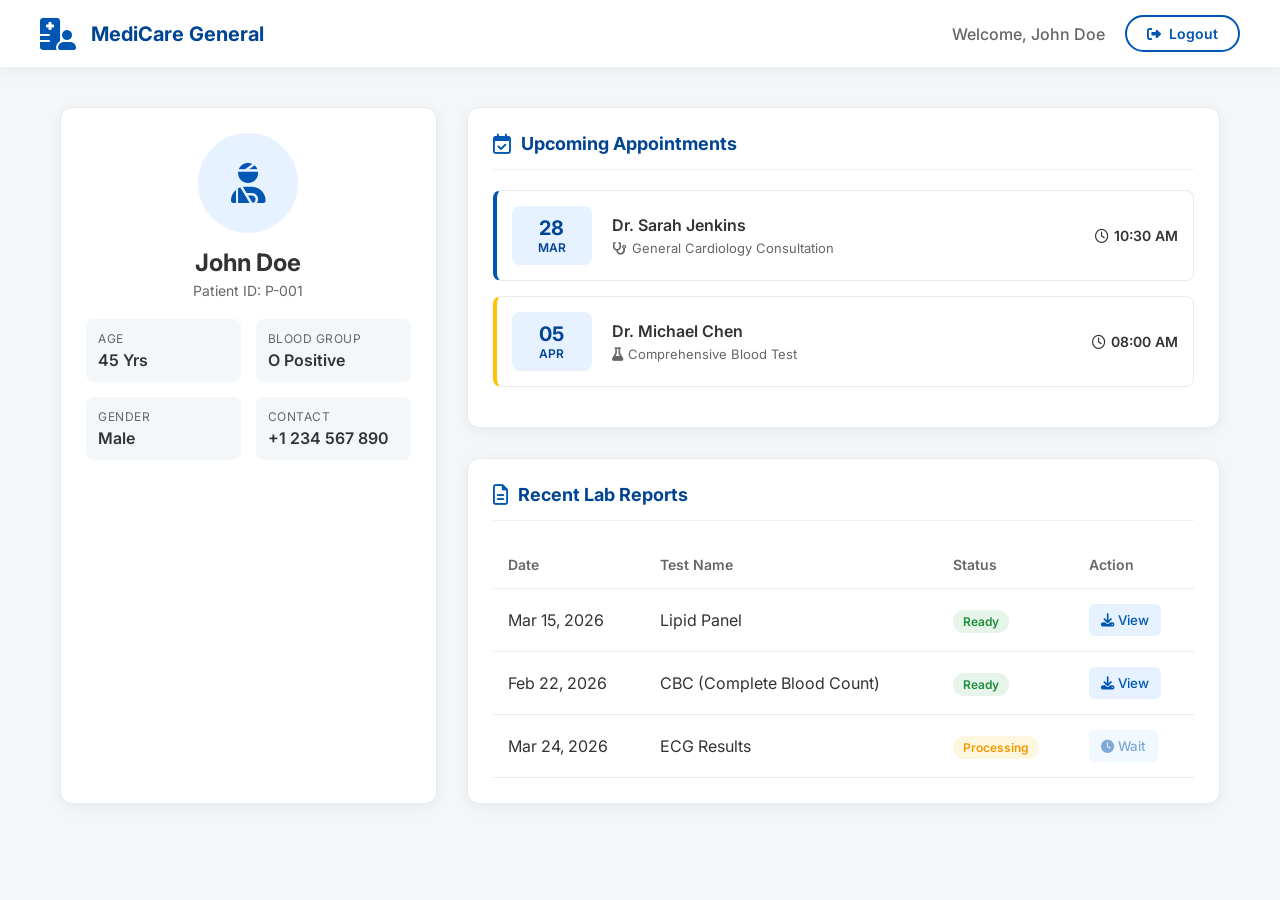
<file: login_page/templates/dashboard.html>
<!DOCTYPE html>
<html lang="en">
<head>
    <meta charset="UTF-8">
    <meta name="viewport" content="width=device-width, initial-scale=1.0">
    <title>Patient Dashboard | MediCare General Hospital</title>
    <link href="https://fonts.googleapis.com/css2?family=Inter:wght@400;500;600;700&display=swap" rel="stylesheet">
    <link rel="stylesheet" href="https://cdnjs.cloudflare.com/ajax/libs/font-awesome/6.4.0/css/all.min.css">
    <style>
        :root {
            --primary: #0056b3;
            --primary-light: #e6f2ff;
            --primary-dark: #004494;
            --secondary: #f4f7fa;
            --text-main: #333333;
            --text-light: #666666;
            --white: #ffffff;
            --border-radius: 12px;
            --shadow: 0 4px 15px rgba(0, 0, 0, 0.05);
            --border: 1px solid #eaeaea;
            --accent: #17a2b8;
        }

        * {
            margin: 0;
            padding: 0;
            box-sizing: border-box;
            font-family: 'Inter', sans-serif;
        }

        body {
            background-color: var(--secondary);
            color: var(--text-main);
        }

        /* Navbar */
        .navbar {
            background-color: var(--white);
            box-shadow: var(--shadow);
            padding: 15px 40px;
            display: flex;
            justify-content: space-between;
            align-items: center;
            position: sticky;
            top: 0;
            z-index: 100;
        }

        .nav-brand {
            display: flex;
            align-items: center;
            gap: 15px;
        }

        .nav-logo {
            font-size: 32px;
            color: var(--primary);
        }

        .nav-title {
            font-size: 20px;
            font-weight: 700;
            color: var(--primary-dark);
        }

        .nav-actions {
            display: flex;
            align-items: center;
            gap: 20px;
        }

        .user-greeting {
            font-weight: 500;
            color: var(--text-light);
        }

        .logout-btn {
            padding: 8px 20px;
            background-color: transparent;
            color: var(--primary);
            border: 2px solid var(--primary);
            border-radius: 30px;
            font-size: 14px;
            font-weight: 600;
            cursor: pointer;
            transition: all 0.3s ease;
            text-decoration: none;
            display: inline-flex;
            align-items: center;
            gap: 8px;
        }

        .logout-btn:hover {
            background-color: var(--primary);
            color: var(--white);
        }

        /* Main Container */
        .container {
            max-width: 1200px;
            margin: 40px auto;
            padding: 0 20px;
            display: grid;
            grid-template-columns: 1fr 2fr;
            gap: 30px;
        }

        /* Global Cards */
        .card {
            background-color: var(--white);
            border-radius: var(--border-radius);
            box-shadow: var(--shadow);
            padding: 25px;
            border: var(--border);
        }

        .card-header {
            display: flex;
            align-items: center;
            gap: 10px;
            margin-bottom: 20px;
            padding-bottom: 15px;
            border-bottom: 1px solid #f0f0f0;
        }

        .card-header h2 {
            font-size: 18px;
            color: var(--primary-dark);
        }

        .card-header i {
            color: var(--primary);
            font-size: 20px;
        }

        /* Profile Section */
        .profile-card {
            text-align: center;
        }

        .profile-avatar {
            width: 100px;
            height: 100px;
            background-color: var(--primary-light);
            color: var(--primary);
            border-radius: 50%;
            display: flex;
            justify-content: center;
            align-items: center;
            font-size: 40px;
            margin: 0 auto 15px;
        }

        .profile-name {
            font-size: 24px;
            font-weight: 700;
            margin-bottom: 5px;
        }

        .profile-id {
            color: var(--text-light);
            font-size: 14px;
            margin-bottom: 20px;
        }

        .profile-stats {
            display: grid;
            grid-template-columns: 1fr 1fr;
            gap: 15px;
            text-align: left;
            margin-top: 20px;
        }

        .stat-item {
            background-color: var(--secondary);
            padding: 12px;
            border-radius: 8px;
        }

        .stat-label {
            font-size: 12px;
            color: var(--text-light);
            text-transform: uppercase;
            letter-spacing: 0.5px;
        }

        .stat-value {
            font-size: 16px;
            font-weight: 600;
            color: var(--text-main);
            margin-top: 4px;
        }

        /* Dashboard Content */
        .main-content {
            display: flex;
            flex-direction: column;
            gap: 30px;
        }

        /* Appointments */
        .appointment-list {
            list-style: none;
        }

        .appointment-item {
            display: flex;
            justify-content: space-between;
            align-items: center;
            padding: 15px;
            border: 1px solid #eaeaea;
            border-radius: 8px;
            margin-bottom: 15px;
            transition: transform 0.2s ease, box-shadow 0.2s ease;
            border-left: 4px solid var(--primary);
        }

        .appointment-item:hover {
            transform: translateY(-2px);
            box-shadow: 0 4px 10px rgba(0,0,0,0.08);
        }

        .appointment-item.urgent {
            border-left-color: #ffc107;
        }

        .app-date {
            background-color: var(--primary-light);
            color: var(--primary-dark);
            padding: 10px;
            border-radius: 8px;
            text-align: center;
            min-width: 80px;
        }

        .app-date .day { font-size: 20px; font-weight: 700; }
        .app-date .month { font-size: 12px; text-transform: uppercase; font-weight: 600;}

        .app-details {
            flex-grow: 1;
            padding: 0 20px;
        }

        .app-doctor {
            font-weight: 600;
            font-size: 16px;
            margin-bottom: 5px;
        }

        .app-type {
            color: var(--text-light);
            font-size: 13px;
            display: flex;
            align-items: center;
            gap: 5px;
        }

        .app-time {
            font-weight: 600;
            color: var(--text-main);
            font-size: 14px;
            display: flex;
            align-items: center;
            gap: 5px;
        }

        /* Reports Table */
        .reports-table {
            width: 100%;
            border-collapse: collapse;
        }

        .reports-table th, .reports-table td {
            padding: 15px;
            text-align: left;
            border-bottom: 1px solid #eaeaea;
        }

        .reports-table th {
            font-weight: 600;
            color: var(--text-light);
            font-size: 14px;
        }

        .reports-table tr:hover {
            background-color: #fcfcfc;
        }

        .btn-download {
            background-color: var(--primary-light);
            color: var(--primary);
            border: none;
            padding: 8px 12px;
            border-radius: 6px;
            cursor: pointer;
            font-weight: 500;
            transition: background 0.2s;
        }

        .btn-download:hover {
            background-color: var(--primary);
            color: var(--white);
        }
        
        .status-badge {
            padding: 4px 10px;
            border-radius: 20px;
            font-size: 12px;
            font-weight: 600;
        }
        
        .status-ready {
            background-color: #e6f4ea;
            color: #1e8e3e;
        }
        
        .status-pending {
            background-color: #fef7e0;
            color: #f29900;
        }

        /* Responsive */
        @media (max-width: 900px) {
            .container {
                grid-template-columns: 1fr;
            }
        }
    </style>
</head>
<body>

    <nav class="navbar">
        <div class="nav-brand">
            <i class="fas fa-hospital-user nav-logo"></i>
            <span class="nav-title">MediCare General</span>
        </div>
        <div class="nav-actions">
            <span class="user-greeting">Welcome, <span id="userName">John Doe</span></span>
            <a href="/" class="logout-btn">
                <i class="fas fa-sign-out-alt"></i> Logout
            </a>
        </div>
    </nav>

    <div class="container">
        <!-- Sidebar Profile -->
        <div class="card profile-card">
            <div class="profile-avatar">
                <i class="fas fa-user-injured"></i>
            </div>
            <h1 class="profile-name">John Doe</h1>
            <p class="profile-id">Patient ID: P-001</p>

            <div class="profile-stats">
                <div class="stat-item">
                    <div class="stat-label">Age</div>
                    <div class="stat-value">45 Yrs</div>
                </div>
                <div class="stat-item">
                    <div class="stat-label">Blood Group</div>
                    <div class="stat-value">O Positive</div>
                </div>
                <div class="stat-item">
                    <div class="stat-label">Gender</div>
                    <div class="stat-value">Male</div>
                </div>
                <div class="stat-item">
                    <div class="stat-label">Contact</div>
                    <div class="stat-value">+1 234 567 890</div>
                </div>
            </div>
        </div>

        <!-- Main Content -->
        <div class="main-content">
            <!-- Appointments -->
            <div class="card">
                <div class="card-header">
                    <i class="far fa-calendar-check"></i>
                    <h2>Upcoming Appointments</h2>
                </div>
                
                <ul class="appointment-list">
                    <li class="appointment-item">
                        <div class="app-date">
                            <div class="day">28</div>
                            <div class="month">Mar</div>
                        </div>
                        <div class="app-details">
                            <div class="app-doctor">Dr. Sarah Jenkins</div>
                            <div class="app-type"><i class="fas fa-stethoscope"></i> General Cardiology Consultation</div>
                        </div>
                        <div class="app-time">
                            <i class="far fa-clock"></i> 10:30 AM
                        </div>
                    </li>
                    <li class="appointment-item urgent">
                        <div class="app-date">
                            <div class="day">05</div>
                            <div class="month">Apr</div>
                        </div>
                        <div class="app-details">
                            <div class="app-doctor">Dr. Michael Chen</div>
                            <div class="app-type"><i class="fas fa-flask"></i> Comprehensive Blood Test</div>
                        </div>
                        <div class="app-time">
                            <i class="far fa-clock"></i> 08:00 AM
                        </div>
                    </li>
                </ul>
            </div>

            <!-- Recent Reports -->
            <div class="card">
                <div class="card-header">
                    <i class="far fa-file-alt"></i>
                    <h2>Recent Lab Reports</h2>
                </div>
                
                <table class="reports-table">
                    <thead>
                        <tr>
                            <th>Date</th>
                            <th>Test Name</th>
                            <th>Status</th>
                            <th>Action</th>
                        </tr>
                    </thead>
                    <tbody>
                        <tr>
                            <td>Mar 15, 2026</td>
                            <td>Lipid Panel</td>
                            <td><span class="status-badge status-ready">Ready</span></td>
                            <td><button class="btn-download"><i class="fas fa-download"></i> View</button></td>
                        </tr>
                        <tr>
                            <td>Feb 22, 2026</td>
                            <td>CBC (Complete Blood Count)</td>
                            <td><span class="status-badge status-ready">Ready</span></td>
                            <td><button class="btn-download"><i class="fas fa-download"></i> View</button></td>
                        </tr>
                        <tr>
                            <td>Mar 24, 2026</td>
                            <td>ECG Results</td>
                            <td><span class="status-badge status-pending">Processing</span></td>
                            <td><button class="btn-download" disabled style="opacity: 0.5; cursor: not-allowed;"><i class="fas fa-clock"></i> Wait</button></td>
                        </tr>
                    </tbody>
                </table>
            </div>
        </div>
    </div>

</body>
</html>
</file>
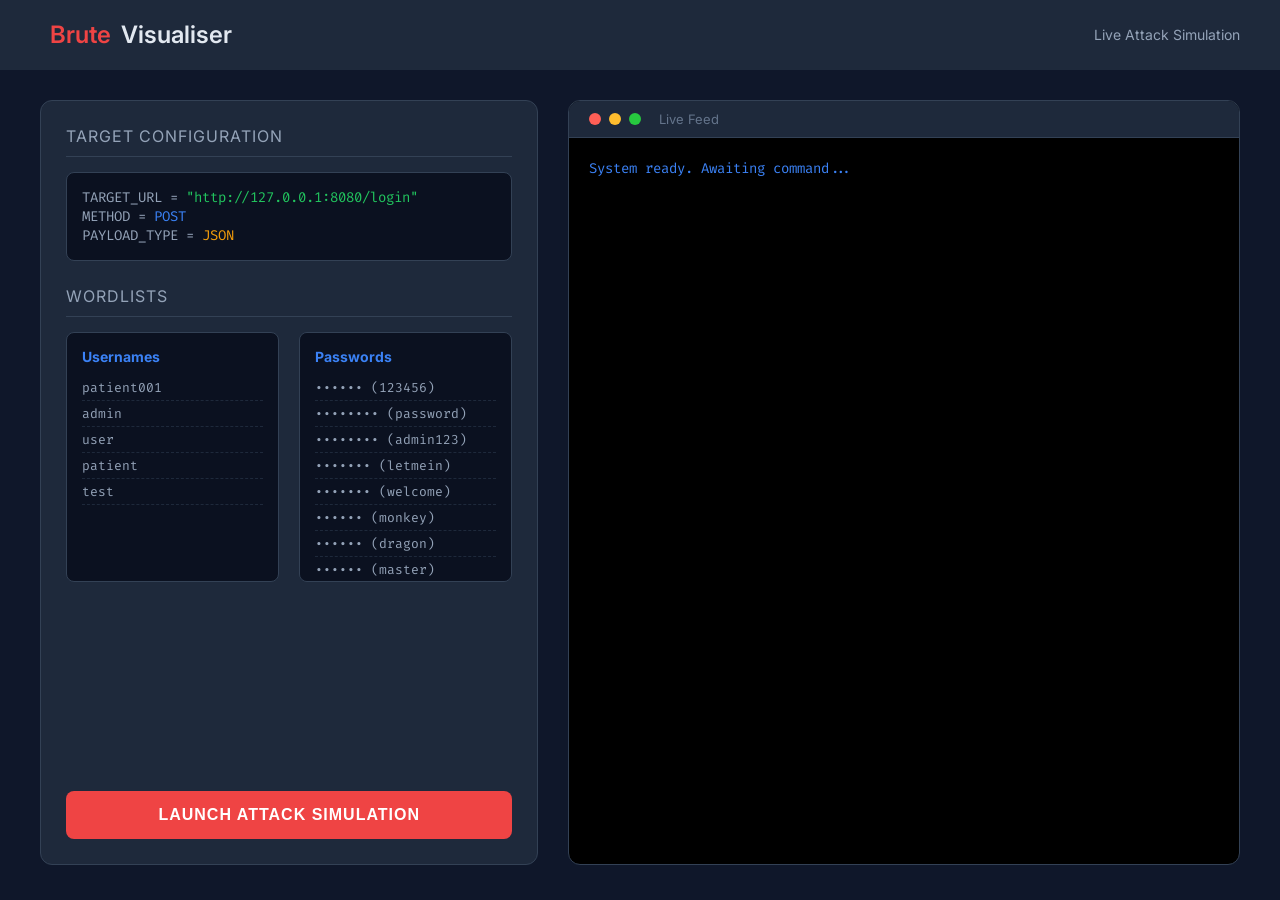
<file: login_page/templates/visualiser.html>
<!DOCTYPE html>
<html lang="en">
<head>
    <meta charset="UTF-8">
    <meta name="viewport" content="width=device-width, initial-scale=1.0">
    <title>Brute Force Visualiser</title>
    <link href="https://fonts.googleapis.com/css2?family=Fira+Code:wght@400;600&family=Inter:wght@400;600&display=swap" rel="stylesheet">
    <style>
        :root {
            --bg-color: #0f172a;
            --panel-bg: #1e293b;
            --text-main: #e2e8f0;
            --text-muted: #94a3b8;
            --accent: #3b82f6;
            --danger: #ef4444;
            --success: #22c55e;
            --warning: #f59e0b;
        }

        * {
            margin: 0;
            padding: 0;
            box-sizing: border-box;
        }

        body {
            background-color: var(--bg-color);
            color: var(--text-main);
            font-family: 'Inter', sans-serif;
            min-height: 100vh;
            display: flex;
            flex-direction: column;
        }

        header {
            background-color: var(--panel-bg);
            padding: 20px 40px;
            border-bottom: 1px solid #334155;
            display: flex;
            justify-content: space-between;
            align-items: center;
        }

        h1 {
            font-size: 24px;
            font-weight: 600;
            display: flex;
            align-items: center;
            gap: 10px;
        }
        
        h1 span {
            color: var(--danger);
        }

        .main-container {
            display: flex;
            flex: 1;
            padding: 30px 40px;
            gap: 30px;
            max-height: calc(100vh - 75px);
        }

        .config-panel {
            flex: 1;
            background-color: var(--panel-bg);
            border-radius: 12px;
            padding: 25px;
            border: 1px solid #334155;
            display: flex;
            flex-direction: column;
        }

        .section-title {
            font-size: 16px;
            color: var(--text-muted);
            text-transform: uppercase;
            letter-spacing: 1px;
            margin-bottom: 15px;
            border-bottom: 1px solid #334155;
            padding-bottom: 10px;
        }

        .wordlist-container {
            flex: 1;
            display: flex;
            gap: 20px;
            margin-bottom: 25px;
        }

        .wordlist {
            flex: 1;
            background: #0b1120;
            border-radius: 8px;
            padding: 15px;
            border: 1px solid #334155;
            overflow-y: auto;
            max-height: 250px;
        }

        .wordlist h3 {
            font-size: 14px;
            margin-bottom: 10px;
            color: var(--accent);
        }

        .word-item {
            font-family: 'Fira Code', monospace;
            font-size: 13px;
            color: var(--text-muted);
            padding: 4px 0;
            border-bottom: 1px dashed #1e293b;
        }

        .target-info {
            background: #0b1120;
            padding: 15px;
            border-radius: 8px;
            border: 1px solid #334155;
            margin-bottom: 25px;
            font-family: 'Fira Code', monospace;
            font-size: 14px;
        }

        .btn-start {
            background-color: var(--danger);
            color: white;
            border: none;
            padding: 15px;
            border-radius: 8px;
            font-size: 16px;
            font-weight: 600;
            cursor: pointer;
            transition: all 0.2s;
            text-transform: uppercase;
            letter-spacing: 1px;
        }

        .btn-start:hover {
            background-color: #dc2626;
            transform: translateY(-2px);
            box-shadow: 0 4px 12px rgba(220, 38, 38, 0.3);
        }

        .btn-start:disabled {
            background-color: #475569;
            cursor: not-allowed;
            transform: none;
            box-shadow: none;
        }

        .terminal-panel {
            flex: 1.5;
            background-color: #000;
            border-radius: 12px;
            border: 1px solid #334155;
            display: flex;
            flex-direction: column;
            overflow: hidden;
            box-shadow: inset 0 0 20px rgba(0,0,0,0.8);
        }

        .terminal-header {
            background-color: #1e293b;
            padding: 10px 20px;
            display: flex;
            gap: 8px;
            align-items: center;
            border-bottom: 1px solid #334155;
        }

        .dot {
            width: 12px;
            height: 12px;
            border-radius: 50%;
        }
        .dot.r { background-color: #ff5f56; }
        .dot.y { background-color: #ffbd2e; }
        .dot.g { background-color: #27c93f; }

        .terminal-body {
            flex: 1;
            padding: 20px;
            overflow-y: auto;
            font-family: 'Fira Code', monospace;
            font-size: 14px;
            line-height: 1.6;
        }

        .log-line {
            margin-bottom: 4px;
            word-break: break-all;
        }

        .log-info { color: var(--accent); }
        .log-attempt { color: var(--text-muted); }
        .log-error { color: var(--danger); }
        .log-success { 
            color: var(--success); 
            font-size: 16px;
            font-weight: 600;
            padding: 10px 0;
            margin-top: 10px;
            border-top: 1px dashed var(--success);
            border-bottom: 1px dashed var(--success);
            text-shadow: 0 0 10px rgba(34, 197, 94, 0.4);
            animation: pulse 2s infinite;
        }
        
        @keyframes pulse {
            0% { opacity: 1; }
            50% { opacity: 0.8; }
            100% { opacity: 1; }
        }
        
        .status-badge {
            display: inline-block;
            padding: 2px 6px;
            border-radius: 4px;
            font-size: 12px;
            font-weight: 600;
            margin-left: 10px;
        }
        
        .badge-fail { background-color: rgba(239, 68, 68, 0.2); color: var(--danger); }
        .badge-success { background-color: rgba(34, 197, 94, 0.2); color: var(--success); }

        /* Custom Scrollbar */
        ::-webkit-scrollbar { width: 8px; }
        ::-webkit-scrollbar-track { background: var(--panel-bg); }
        ::-webkit-scrollbar-thumb { background: #475569; border-radius: 4px; }
        ::-webkit-scrollbar-thumb:hover { background: #64748b; }
        
        .progress-bar-container {
            height: 6px;
            background: #1e293b;
            margin-top: -6px;
            width: 100%;
        }
        
        .progress-bar {
            height: 100%;
            background: var(--danger);
            width: 0%;
            transition: width 0.3s ease;
        }
    </style>
</head>
<body>

    <header>
        <h1><i class="fas fa-spider"></i> <span>Brute</span>Visualiser</h1>
        <div style="color: var(--text-muted); font-size: 14px;">Live Attack Simulation</div>
    </header>

    <div class="progress-bar-container">
        <div class="progress-bar" id="progressBar"></div>
    </div>

    <div class="main-container">
        <div class="config-panel">
            <div class="section-title">Target Configuration</div>
            
            <div class="target-info">
                <span style="color: var(--text-muted)">TARGET_URL =</span> <span style="color: var(--success)">"http://127.0.0.1:8080/login"</span><br>
                <span style="color: var(--text-muted)">METHOD =</span> <span style="color: var(--accent)">POST</span><br>
                <span style="color: var(--text-muted)">PAYLOAD_TYPE =</span> <span style="color: var(--warning)">JSON</span>
            </div>

            <div class="section-title">Wordlists</div>
            
            <div class="wordlist-container">
                <div class="wordlist">
                    <h3>Usernames</h3>
                    <div id="usersList"></div>
                </div>
                <div class="wordlist">
                    <h3>Passwords</h3>
                    <div id="passwordsList"></div>
                </div>
            </div>

            <button class="btn-start" id="startBtn" onclick="startBruteforce()">
                Launch Attack Simulation
            </button>
        </div>

        <div class="terminal-panel">
            <div class="terminal-header">
                <div class="dot r"></div>
                <div class="dot y"></div>
                <div class="dot g"></div>
                <span style="margin-left: 10px; color: #64748b; font-size: 13px; font-family: 'Inter', sans-serif;">Live Feed</span>
            </div>
            <div class="terminal-body" id="terminal">
                <div class="log-line log-info">System ready. Awaiting command...</div>
            </div>
        </div>
    </div>

    <script>
        const usernames = ["patient001", "admin", "user", "patient", "test"];
        const passwords = [
            "123456", "password", "admin123", "letmein", "welcome",
            "monkey", "dragon", "master", "abc123", "qwerty",
            "hospital", "medicare", "patient", "secure123", "hospital@123"
        ];
        
        const totalCombinations = usernames.length * passwords.length;

        // Render lists
        document.getElementById('usersList').innerHTML = usernames.map(u => `<div class="word-item">${u}</div>`).join('');
        document.getElementById('passwordsList').innerHTML = passwords.map(p => `<div class="word-item">${"•".repeat(p.length)} (${p})</div>`).join('');

        const terminal = document.getElementById('terminal');
        const startBtn = document.getElementById('startBtn');
        const progressBar = document.getElementById('progressBar');

        function appendLog(text, type = 'info') {
            const div = document.createElement('div');
            div.className = `log-line log-${type}`;
            div.innerHTML = text;
            terminal.appendChild(div);
            // auto scroll
            terminal.scrollTop = terminal.scrollHeight;
        }

        async function startBruteforce() {
            startBtn.disabled = true;
            startBtn.innerText = "ATTACK IN PROGRESS...";
            startBtn.style.animation = "pulse 1.5s infinite";
            
            terminal.innerHTML = '';
            progressBar.style.width = '0%';
            
            appendLog(`[*] Initializing attack vectors...`, 'info');
            appendLog(`[*] Target: /login API`, 'info');
            appendLog(`[*] Combinations loaded: ${totalCombinations}`, 'info');
            appendLog(`------------------------------------------------`, 'info');

            // Wait 1 second before starting visually
            await new Promise(r => setTimeout(r, 1000));
            
            let attempts = 0;
            let found = false;

            for (let u of usernames) {
                for (let p of passwords) {
                    if (found) break;
                    
                    attempts++;
                    progressBar.style.width = `${(attempts / totalCombinations) * 100}%`;
                    
                    const timestamp = new Date().toISOString().split('T')[1].substring(0, 8);
                    
                    try {
                        // Create visual delay to see the logs processing (because the server has 0.5s sleep anyway)
                        appendLog(`[${timestamp}] Trying payload: {"username": "${u}", "password": "***"}`, 'attempt');
                        
                        const response = await fetch('/login', {
                            method: 'POST',
                            headers: { 'Content-Type': 'application/json' },
                            body: JSON.stringify({ username: u, password: p })
                        });
                        
                        const data = await response.json();
                        
                        if (data.status === 'success') {
                            appendLog(`[+] ACCESS GRANTED! Credential pair verified. <span class="status-badge badge-success">200 OK</span>`, 'info');
                            appendLog(`>>> VALID CREDENTIALS FOUND <<< <br> Username: ${u} <br> Password: ${p}`, 'success');
                            found = true;
                            
                            // Visual success cues
                            startBtn.innerText = "ATTACK SUCCESSFUL";
                            startBtn.style.backgroundColor = "var(--success)";
                            startBtn.style.animation = "none";
                            progressBar.style.backgroundColor = "var(--success)";
                            break;
                        } else {
                            // Find the last element we added and append failed badge
                            const lines = terminal.querySelectorAll('.log-attempt');
                            const lastLine = lines[lines.length - 1];
                            lastLine.innerHTML += ` <span class="status-badge badge-fail">401 DENIED</span>`;
                            lastLine.style.color = "#64748b";
                        }
                    } catch (error) {
                        appendLog(`[-] Connection Error: ${error.message}`, 'error');
                    }
                }
                if (found) break;
            }

            if (!found) {
                appendLog(`[-] Wordlists exhausted. No valid credentials found.`, 'error');
                startBtn.innerText = "ATTACK FAILED";
                startBtn.style.backgroundColor = "#475569";
                startBtn.style.animation = "none";
            }
        }
    </script>
</body>
</html>
</file>
